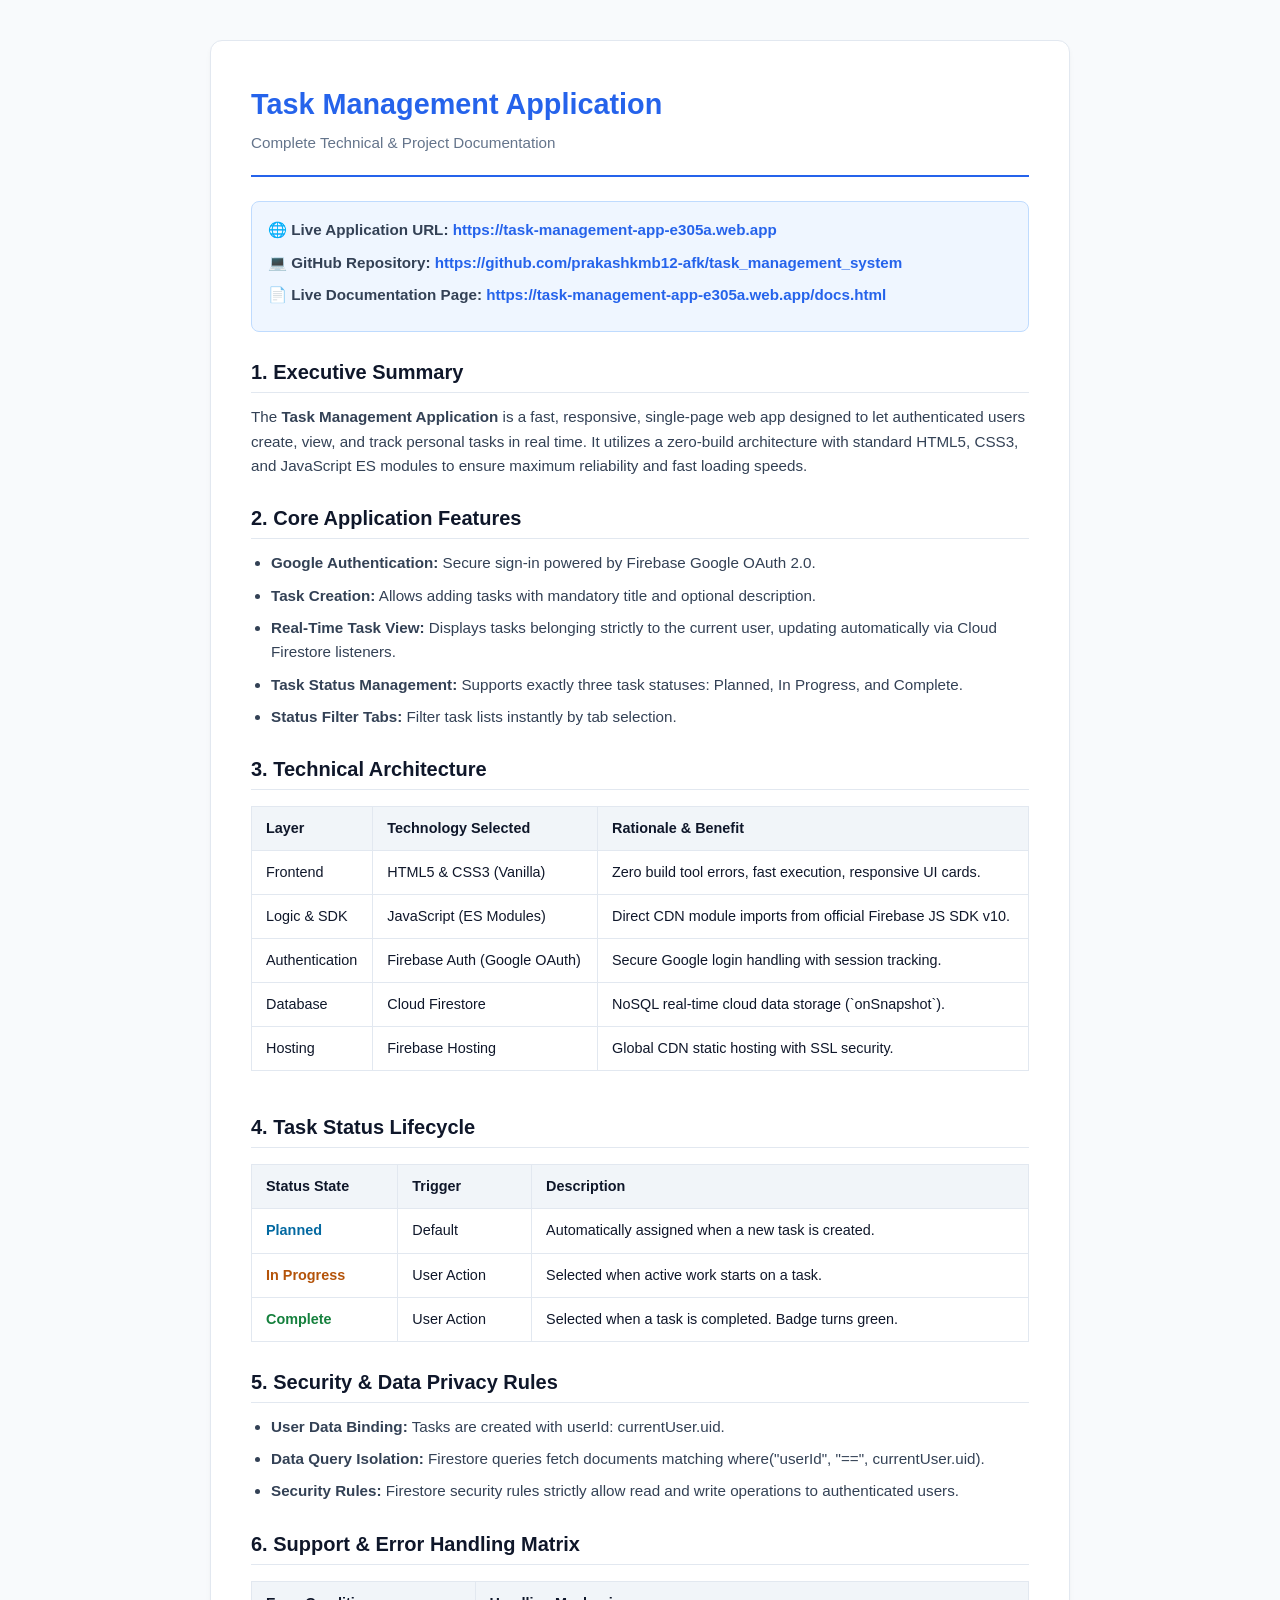
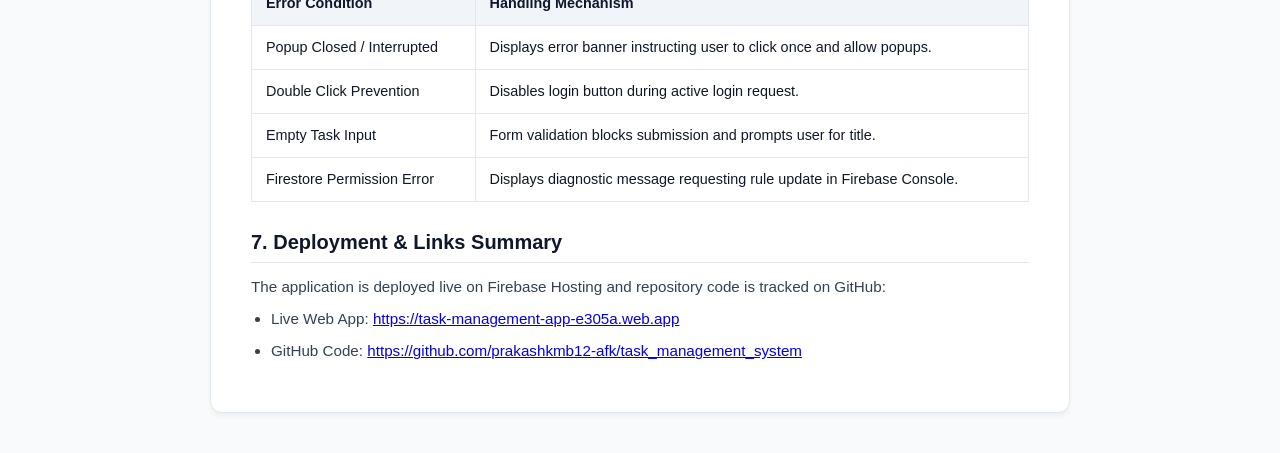
<file: docs.html>
<!DOCTYPE html>
<html lang="en">
<head>
  <meta charset="UTF-8">
  <meta name="viewport" content="width=device-width, initial-scale=1.0">
  <title>Task Management App - Project Documentation</title>
  <style>
    :root {
      --primary: #2563eb;
      --text-dark: #0f172a;
      --text-muted: #64748b;
      --bg: #f8fafc;
      --border: #e2e8f0;
    }
    * { box-sizing: border-box; margin: 0; padding: 0; font-family: -apple-system, BlinkMacSystemFont, "Segoe UI", Roboto, Arial, sans-serif; }
    body { background-color: var(--bg); color: var(--text-dark); padding: 40px 20px; line-height: 1.6; }
    .doc-container { max-width: 860px; margin: 0 auto; background: #ffffff; padding: 40px; border-radius: 12px; box-shadow: 0 4px 6px -1px rgba(0,0,0,0.05); border: 1px solid var(--border); }
    h1 { color: var(--primary); font-size: 1.8rem; margin-bottom: 4px; }
    .subtitle { color: var(--text-muted); font-size: 0.95rem; margin-bottom: 20px; }
    hr { border: none; height: 2px; background: var(--primary); margin-bottom: 24px; }
    h2 { font-size: 1.25rem; color: var(--text-dark); margin-top: 24px; margin-bottom: 12px; border-bottom: 1px solid var(--border); padding-bottom: 4px; }
    p, li { font-size: 0.95rem; color: #334155; margin-bottom: 8px; }
    ul { padding-left: 20px; }
    .table-box { width: 100%; border-collapse: collapse; margin: 16px 0; }
    .table-box th, .table-box td { border: 1px solid var(--border); padding: 10px 14px; text-align: left; font-size: 0.9rem; }
    .table-box th { background: #f1f5f9; font-weight: 600; }
    .link-card { background: #eff6ff; border: 1px solid #bfdbfe; border-radius: 8px; padding: 16px; margin-bottom: 24px; }
    .link-card a { color: var(--primary); font-weight: 600; text-decoration: none; word-break: break-all; }
    .link-card a:hover { text-decoration: underline; }
    .page-break { page-break-before: always; margin-top: 40px; }
    @media print {
      body { background: #ffffff; padding: 0; }
      .doc-container { box-shadow: none; border: none; padding: 0; }
    }
  </style>
</head>
<body>

<div class="doc-container">
  <h1>Task Management Application</h1>
  <p class="subtitle">Complete Technical & Project Documentation</p>
  <hr>

  <div class="link-card">
    <p>🌐 <strong>Live Application URL:</strong> <a href="https://task-management-app-e305a.web.app" target="_blank">https://task-management-app-e305a.web.app</a></p>
    <p>💻 <strong>GitHub Repository:</strong> <a href="https://github.com/prakashkmb12-afk/task_management_system" target="_blank">https://github.com/prakashkmb12-afk/task_management_system</a></p>
    <p>📄 <strong>Live Documentation Page:</strong> <a href="https://task-management-app-e305a.web.app/docs.html" target="_blank">https://task-management-app-e305a.web.app/docs.html</a></p>
  </div>

  <h2>1. Executive Summary</h2>
  <p>The <strong>Task Management Application</strong> is a fast, responsive, single-page web app designed to let authenticated users create, view, and track personal tasks in real time. It utilizes a zero-build architecture with standard HTML5, CSS3, and JavaScript ES modules to ensure maximum reliability and fast loading speeds.</p>

  <h2>2. Core Application Features</h2>
  <ul>
    <li><strong>Google Authentication:</strong> Secure sign-in powered by Firebase Google OAuth 2.0.</li>
    <li><strong>Task Creation:</strong> Allows adding tasks with mandatory title and optional description.</li>
    <li><strong>Real-Time Task View:</strong> Displays tasks belonging strictly to the current user, updating automatically via Cloud Firestore listeners.</li>
    <li><strong>Task Status Management:</strong> Supports exactly three task statuses: <code>Planned</code>, <code>In Progress</code>, and <code>Complete</code>.</li>
    <li><strong>Status Filter Tabs:</strong> Filter task lists instantly by tab selection.</li>
  </ul>

  <h2>3. Technical Architecture</h2>
  <table class="table-box">
    <thead>
      <tr>
        <th>Layer</th>
        <th>Technology Selected</th>
        <th>Rationale & Benefit</th>
      </tr>
    </thead>
    <tbody>
      <tr>
        <td>Frontend</td>
        <td>HTML5 & CSS3 (Vanilla)</td>
        <td>Zero build tool errors, fast execution, responsive UI cards.</td>
      </tr>
      <tr>
        <td>Logic & SDK</td>
        <td>JavaScript (ES Modules)</td>
        <td>Direct CDN module imports from official Firebase JS SDK v10.</td>
      </tr>
      <tr>
        <td>Authentication</td>
        <td>Firebase Auth (Google OAuth)</td>
        <td>Secure Google login handling with session tracking.</td>
      </tr>
      <tr>
        <td>Database</td>
        <td>Cloud Firestore</td>
        <td>NoSQL real-time cloud data storage (`onSnapshot`).</td>
      </tr>
      <tr>
        <td>Hosting</td>
        <td>Firebase Hosting</td>
        <td>Global CDN static hosting with SSL security.</td>
      </tr>
    </tbody>
  </table>

  <div class="page-break"></div>

  <h2>4. Task Status Lifecycle</h2>
  <table class="table-box">
    <thead>
      <tr>
        <th>Status State</th>
        <th>Trigger</th>
        <th>Description</th>
      </tr>
    </thead>
    <tbody>
      <tr>
        <td><strong style="color: #0369a1;">Planned</strong></td>
        <td>Default</td>
        <td>Automatically assigned when a new task is created.</td>
      </tr>
      <tr>
        <td><strong style="color: #b45309;">In Progress</strong></td>
        <td>User Action</td>
        <td>Selected when active work starts on a task.</td>
      </tr>
      <tr>
        <td><strong style="color: #15803d;">Complete</strong></td>
        <td>User Action</td>
        <td>Selected when a task is completed. Badge turns green.</td>
      </tr>
    </tbody>
  </table>

  <h2>5. Security & Data Privacy Rules</h2>
  <ul>
    <li><strong>User Data Binding:</strong> Tasks are created with <code>userId: currentUser.uid</code>.</li>
    <li><strong>Data Query Isolation:</strong> Firestore queries fetch documents matching <code>where("userId", "==", currentUser.uid)</code>.</li>
    <li><strong>Security Rules:</strong> Firestore security rules strictly allow read and write operations to authenticated users.</li>
  </ul>

  <h2>6. Support & Error Handling Matrix</h2>
  <table class="table-box">
    <thead>
      <tr>
        <th>Error Condition</th>
        <th>Handling Mechanism</th>
      </tr>
    </thead>
    <tbody>
      <tr>
        <td>Popup Closed / Interrupted</td>
        <td>Displays error banner instructing user to click once and allow popups.</td>
      </tr>
      <tr>
        <td>Double Click Prevention</td>
        <td>Disables login button during active login request.</td>
      </tr>
      <tr>
        <td>Empty Task Input</td>
        <td>Form validation blocks submission and prompts user for title.</td>
      </tr>
      <tr>
        <td>Firestore Permission Error</td>
        <td>Displays diagnostic message requesting rule update in Firebase Console.</td>
      </tr>
    </tbody>
  </table>

  <h2>7. Deployment & Links Summary</h2>
  <p>The application is deployed live on Firebase Hosting and repository code is tracked on GitHub:</p>
  <ul>
    <li>Live Web App: <a href="https://task-management-app-e305a.web.app">https://task-management-app-e305a.web.app</a></li>
    <li>GitHub Code: <a href="https://github.com/prakashkmb12-afk/task_management_system">https://github.com/prakashkmb12-afk/task_management_system</a></li>
  </ul>
</div>

</body>
</html>
</file>
